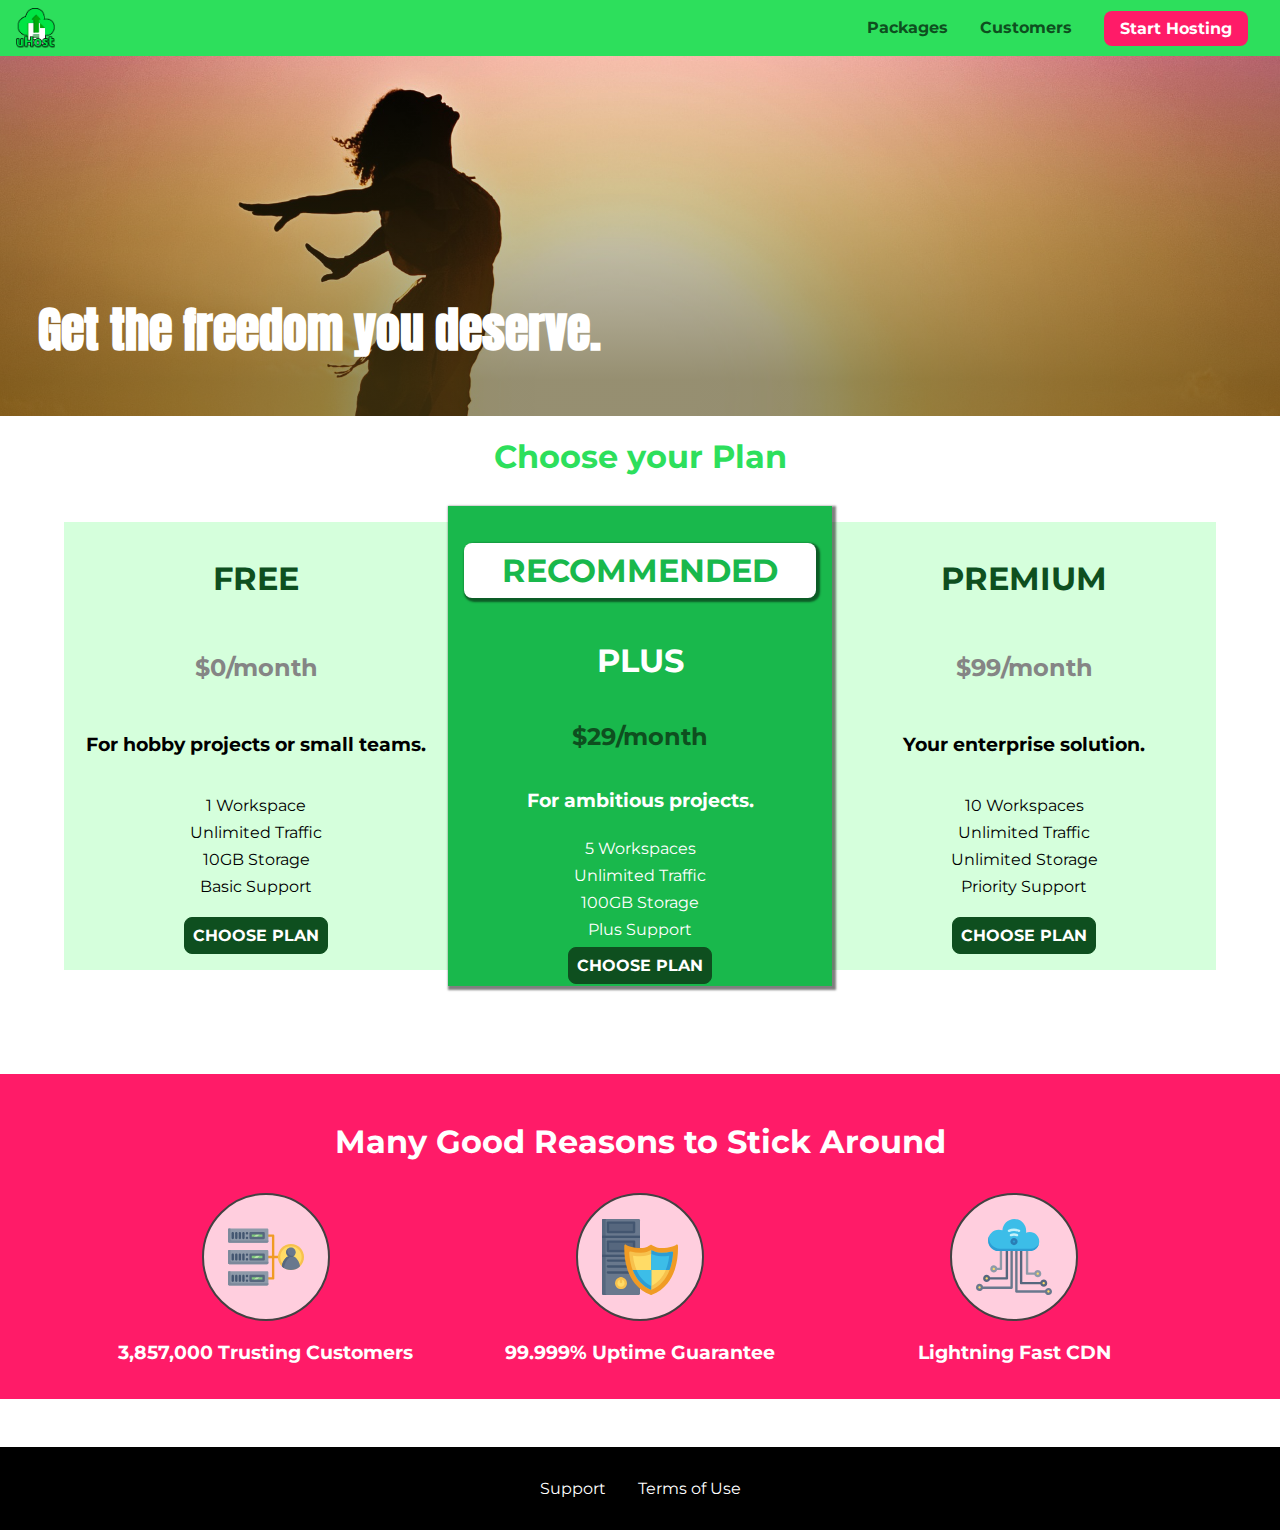
<file: index.html>
<!DOCTYPE html>
<html lang="en">

<head>
    <meta charset="UTF-8">
    <meta http-equiv="X-UA-Compatible" content="ie=edge">
    <meta name="viewport" content="width=device-width, initial-scale=1.0">
    <title>uHost</title>
    <link rel="shortcut icon" href="favicon.png">
    <link rel="stylesheet" href="shared.css">
    <link rel="stylesheet" href="main.css">
</head>

<body>
    <div class="backdrop"></div>
    <div class="modal">
        <h1 class="modal__title">Do you want to continue?</h1>
        <div class="modal__actions">
            <a href="start-hosting/index.html" class="modal__action">Yes!</a>
            <button class="modal__action modal__action--negative" type="button">No!</button>
        </div>
    </div>
    <header class="main-header">
        <div>
            <button class="toggle-button">
                <span class="toggle-button__bar"></span>
                <span class="toggle-button__bar"></span>
                <span class="toggle-button__bar"></span>
            </button>
            <a href="index.html" class="main-header__brand">
                <img src="images/uhost-icon.png" alt="uHost - Your favorite hosting company">
            </a>
        </div>
        <nav class="main-nav">
            <ul class="main-nav__items">
                <li class="main-nav__item">
                    <a href="packages/index.html">Packages</a>
                </li>
                <li class="main-nav__item">
                    <a href="customers/index.html">Customers</a>
                </li>
                <li class="main-nav__item main-nav__item--cta">
                    <a href="start-hosting/index.html">Start Hosting</a>
                </li>
            </ul>
        </nav>
    </header>
    <nav class="mobile-nav">
        <ul class="mobile-nav__items">
            <li class="mobile-nav__item">
                <a href="packages/index.html">Packages</a>
            </li>
            <li class="mobile-nav__item">
                <a href="customers/index.html">Customers</a>
            </li>
            <li class="mobile-nav__item mobile-nav__item--cta">
                <a href="start-hosting/index.html">Start Hosting</a>
            </li>
        </ul>
    </nav>
    <main>
        <section id="product-overview">
            <h1>Get the freedom you deserve.</h1>
        </section>
        <section id="plans">
            <h1 class="section-title">Choose your Plan</h1>
            <div class="plan__list">
                <article class="plan">
                    <h1 class="plan__title">FREE</h1>
                    <h2 class="plan__price">$0/month</h2>
                    <h3>For hobby projects or small teams.</h3>
                    <ul class="plan__features">
                        <li class="plan__feature">1 Workspace</li>
                        <li class="plan__feature">Unlimited Traffic</li>
                        <li class="plan__feature">10GB Storage</li>
                        <li class="plan__feature">Basic Support</li>
                    </ul>
                    <div>
                        <button class="button">CHOOSE PLAN</button>
                    </div>
                </article>
                <article class="plan plan--highlighted">
                    <h1 class="plan__annotation">RECOMMENDED</h1>
                    <h1 class="plan__title">PLUS</h1>
                    <h2 class="plan__price">$29/month</h2>
                    <h3>For ambitious projects.</h3>
                    <ul class="plan__features">
                        <li class="plan__feature">5 Workspaces</li>
                        <li class="plan__feature">Unlimited Traffic</li>
                        <li class="plan__feature">100GB Storage</li>
                        <li class="plan__feature">Plus Support</li>
                    </ul>
                    <div>
                        <button class="button">CHOOSE PLAN</button>
                    </div>
                </article>
                <article class="plan">
                    <h1 class="plan__title">PREMIUM</h1>
                    <h2 class="plan__price">$99/month</h2>
                    <h3>Your enterprise solution.</h3>
                    <ul class="plan__features">
                        <li class="plan__feature">10 Workspaces</li>
                        <li class="plan__feature">Unlimited Traffic</li>
                        <li class="plan__feature">Unlimited Storage</li>
                        <li class="plan__feature">Priority Support</li>
                    </ul>
                    <div>
                        <button class="button">CHOOSE PLAN</button>
                    </div>
                </article>
            </div>
        </section>
        <section id="key-features">
            <h1 class="section-title">Many Good Reasons to Stick Around</h1>
            <ul class="key-feature__list">
                <li class="key-feature">
                    <div class="key-feature__image">
                    <svg viewBox="0 0 512 512">
                        <path style="fill:#F09B24;"
                            d="M344,248h-32V112c0-4.418-3.582-8-8-8h-40c-4.418,0-8,3.582-8,8s3.582,8,8,8h32v128h-32  c-4.418,0-8,3.582-8,8s3.582,8,8,8h32v128h-32c-4.418,0-8,3.582-8,8s3.582,8,8,8h40c4.418,0,8-3.582,8-8V264h32c4.418,0,8-3.582,8-8  S348.418,248,344,248z" />
                        <path style="fill:#8E9AA9;"
                            d="M264,64H8c-4.418,0-8,3.582-8,8v80c0,4.418,3.582,8,8,8h256c4.418,0,8-3.582,8-8V72  C272,67.582,268.418,64,264,64z" />
                        <path style="fill:#7C899B;"
                            d="M24,144c-4.418,0-8-3.582-8-8V64H8c-4.418,0-8,3.582-8,8v80c0,4.418,3.582,8,8,8h256  c4.418,0,8-3.582,8-8v-8H24z" />
                        <rect x="152" y="96" style="fill:#B8E3A8;" width="88" height="32" />
                        <g>
                            <polygon style="fill:#7EC97D;" points="152,96 152,128 166,128 198,96  " />
                            <polygon style="fill:#7EC97D;" points="220,96 188,128 240,128 240,96  " />
                        </g>
                        <path style="fill:#56677E;"
                            d="M240,136h-88c-4.418,0-8-3.582-8-8V96c0-4.418,3.582-8,8-8h88c4.418,0,8,3.582,8,8v32  C248,132.418,244.418,136,240,136z M160,120h72v-16h-72V120z" />
                        <g>
                            <path style="fill:#435670;"
                                d="M32,136c-4.418,0-8-3.582-8-8V96c0-4.418,3.582-8,8-8s8,3.582,8,8v32C40,132.418,36.418,136,32,136z   " />
                            <path style="fill:#435670;"
                                d="M56,136c-4.418,0-8-3.582-8-8V96c0-4.418,3.582-8,8-8s8,3.582,8,8v32C64,132.418,60.418,136,56,136z   " />
                            <path style="fill:#435670;"
                                d="M80,136c-4.418,0-8-3.582-8-8V96c0-4.418,3.582-8,8-8s8,3.582,8,8v32C88,132.418,84.418,136,80,136z   " />
                            <path style="fill:#435670;"
                                d="M104,136c-4.418,0-8-3.582-8-8V96c0-4.418,3.582-8,8-8s8,3.582,8,8v32   C112,132.418,108.418,136,104,136z" />
                            <path style="fill:#435670;"
                                d="M128,105c-4.418,0-8-3.582-8-8v-1c0-4.418,3.582-8,8-8s8,3.582,8,8v1   C136,101.418,132.418,105,128,105z" />
                            <path style="fill:#435670;"
                                d="M128,136c-4.418,0-8-3.582-8-8v-1c0-4.418,3.582-8,8-8s8,3.582,8,8v1   C136,132.418,132.418,136,128,136z" />
                        </g>
                        <path style="fill:#8E9AA9;"
                            d="M264,208H8c-4.418,0-8,3.582-8,8v80c0,4.418,3.582,8,8,8h256c4.418,0,8-3.582,8-8v-80  C272,211.582,268.418,208,264,208z" />
                        <path style="fill:#7C899B;"
                            d="M24,288c-4.418,0-8-3.582-8-8v-72H8c-4.418,0-8,3.582-8,8v80c0,4.418,3.582,8,8,8h256  c4.418,0,8-3.582,8-8v-8H24z" />
                        <rect x="152" y="240" style="fill:#B8E3A8;" width="88" height="32" />
                        <g>
                            <polygon style="fill:#7EC97D;" points="152,240 152,272 166,272 198,240  " />
                            <polygon style="fill:#7EC97D;" points="220,240 188,272 240,272 240,240  " />
                        </g>
                        <path style="fill:#56677E;"
                            d="M240,280h-88c-4.418,0-8-3.582-8-8v-32c0-4.418,3.582-8,8-8h88c4.418,0,8,3.582,8,8v32  C248,276.418,244.418,280,240,280z M160,264h72v-16h-72V264z" />
                        <g>
                            <path style="fill:#435670;"
                                d="M32,280c-4.418,0-8-3.582-8-8v-32c0-4.418,3.582-8,8-8s8,3.582,8,8v32C40,276.418,36.418,280,32,280   z" />
                            <path style="fill:#435670;"
                                d="M56,280c-4.418,0-8-3.582-8-8v-32c0-4.418,3.582-8,8-8s8,3.582,8,8v32C64,276.418,60.418,280,56,280   z" />
                            <path style="fill:#435670;"
                                d="M80,280c-4.418,0-8-3.582-8-8v-32c0-4.418,3.582-8,8-8s8,3.582,8,8v32C88,276.418,84.418,280,80,280   z" />
                            <path style="fill:#435670;"
                                d="M104,280c-4.418,0-8-3.582-8-8v-32c0-4.418,3.582-8,8-8s8,3.582,8,8v32   C112,276.418,108.418,280,104,280z" />
                            <path style="fill:#435670;"
                                d="M128,249c-4.418,0-8-3.582-8-8v-1c0-4.418,3.582-8,8-8s8,3.582,8,8v1   C136,245.418,132.418,249,128,249z" />
                            <path style="fill:#435670;"
                                d="M128,280c-4.418,0-8-3.582-8-8v-1c0-4.418,3.582-8,8-8s8,3.582,8,8v1   C136,276.418,132.418,280,128,280z" />
                        </g>
                        <path style="fill:#8E9AA9;"
                            d="M264,352H8c-4.418,0-8,3.582-8,8v80c0,4.418,3.582,8,8,8h256c4.418,0,8-3.582,8-8v-80  C272,355.582,268.418,352,264,352z" />
                        <path style="fill:#7C899B;"
                            d="M24,432c-4.418,0-8-3.582-8-8v-72H8c-4.418,0-8,3.582-8,8v80c0,4.418,3.582,8,8,8h256  c4.418,0,8-3.582,8-8v-8H24z" />
                        <rect x="152" y="384" style="fill:#B8E3A8;" width="88" height="32" />
                        <g>
                            <polygon style="fill:#7EC97D;" points="152,384 152,416 166,416 198,384  " />
                            <polygon style="fill:#7EC97D;" points="220,384 188,416 240,416 240,384  " />
                        </g>
                        <path style="fill:#56677E;"
                            d="M240,424h-88c-4.418,0-8-3.582-8-8v-32c0-4.418,3.582-8,8-8h88c4.418,0,8,3.582,8,8v32  C248,420.418,244.418,424,240,424z M160,408h72v-16h-72V408z" />
                        <g>
                            <path style="fill:#435670;"
                                d="M32,424c-4.418,0-8-3.582-8-8v-32c0-4.418,3.582-8,8-8s8,3.582,8,8v32C40,420.418,36.418,424,32,424   z" />
                            <path style="fill:#435670;"
                                d="M56,424c-4.418,0-8-3.582-8-8v-32c0-4.418,3.582-8,8-8s8,3.582,8,8v32C64,420.418,60.418,424,56,424   z" />
                            <path style="fill:#435670;"
                                d="M80,424c-4.418,0-8-3.582-8-8v-32c0-4.418,3.582-8,8-8s8,3.582,8,8v32C88,420.418,84.418,424,80,424   z" />
                            <path style="fill:#435670;"
                                d="M104,424c-4.418,0-8-3.582-8-8v-32c0-4.418,3.582-8,8-8s8,3.582,8,8v32   C112,420.418,108.418,424,104,424z" />
                            <path style="fill:#435670;"
                                d="M128,393c-4.418,0-8-3.582-8-8v-1c0-4.418,3.582-8,8-8s8,3.582,8,8v1   C136,389.418,132.418,393,128,393z" />
                            <path style="fill:#435670;"
                                d="M128,424c-4.418,0-8-3.582-8-8v-1c0-4.418,3.582-8,8-8s8,3.582,8,8v1   C136,420.418,132.418,424,128,424z" />
                        </g>
                        <path style="fill:#F7C14D;"
                            d="M424,168c-48.523,0-88,39.477-88,88s39.477,88,88,88s88-39.477,88-88S472.523,168,424,168z" />
                        <path style="fill:#FFDB66;"
                            d="M424,184c-39.701,0-72,32.299-72,72s32.299,72,72,72s72-32.299,72-72S463.701,184,424,184z" />
                        <path style="fill:#69788D;"
                            d="M484.893,314.16C476.393,274.588,451.922,248,424,248s-52.393,26.588-60.893,66.16  c-0.605,2.82,0.354,5.749,2.511,7.664C381.731,336.124,402.465,344,424,344s42.269-7.876,58.381-22.176  C484.539,319.909,485.498,316.98,484.893,314.16z" />
                        <path style="fill:#56677E;"
                            d="M434.053,249.171C430.768,248.403,427.411,248,424,248c-27.922,0-52.393,26.588-60.893,66.16  c-0.605,2.82,0.354,5.749,2.511,7.664c3.383,3.002,6.979,5.703,10.734,8.125C384.904,286.243,407.373,255.378,434.053,249.171z" />
                        <path style="fill:#69788D;"
                            d="M424,192c-17.645,0-32,14.355-32,32s14.355,32,32,32s32-14.355,32-32S441.645,192,424,192z" />
                        <path style="fill:#56677E;"
                            d="M432,248c-17.645,0-32-14.355-32-32c0-6.783,2.128-13.076,5.742-18.258  C397.444,203.53,392,213.138,392,224c0,17.645,14.355,32,32,32c10.862,0,20.471-5.444,26.258-13.742  C445.076,245.872,438.783,248,432,248z" />
                    
                    </svg>
                    </div>
                    <p class="key-feature__description">3,857,000 Trusting Customers</p>
                </li>
                <li class="key-feature">
                    <div class="key-feature__image">
                    <svg viewBox="0 0 512 512">
                        <path style="fill:#69788D;"
                            d="M248,0H8C3.582,0,0,3.582,0,8v496c0,4.418,3.582,8,8,8h240c4.418,0,8-3.582,8-8V8  C256,3.582,252.418,0,248,0z" />
                        <path style="fill:#56677E;"
                            d="M24,504V8c0-4.418,3.582-8,8-8H8C3.582,0,0,3.582,0,8v496c0,4.418,3.582,8,8,8h24  C27.582,512,24,508.418,24,504z" />
                        <g>
                            <rect x="0" y="112" style="fill:#435670;" width="256" height="16" />
                            <rect x="0" y="240" style="fill:#435670;" width="256" height="16" />
                        </g>
                        <path style="fill:#F7C14D;"
                            d="M128,392c-22.056,0-40,17.944-40,40s17.944,40,40,40s40-17.944,40-40S150.056,392,128,392z" />
                        <path style="fill:#FFDB66;"
                            d="M128,408c-13.233,0-24,10.767-24,24s10.767,24,24,24s24-10.767,24-24S141.233,408,128,408z" />
                        <path style="fill:#F7C14D;"
                            d="M128,392c-2.739,0-5.414,0.278-8,0.805V424c0,4.418,3.582,8,8,8c4.418,0,8-3.582,8-8v-31.195  C133.414,392.278,130.739,392,128,392z" />
                        <g>
                            <path style="fill:#435670;"
                                d="M216,288H40c-4.418,0-8-3.582-8-8s3.582-8,8-8h176c4.418,0,8,3.582,8,8S220.418,288,216,288z" />
                            <path style="fill:#435670;"
                                d="M216,328H40c-4.418,0-8-3.582-8-8s3.582-8,8-8h176c4.418,0,8,3.582,8,8S220.418,328,216,328z" />
                            <path style="fill:#435670;"
                                d="M216,368H40c-4.418,0-8-3.582-8-8s3.582-8,8-8h176c4.418,0,8,3.582,8,8S220.418,368,216,368z" />
                            <path style="fill:#435670;"
                                d="M216,16H40c-4.418,0-8,3.582-8,8v64c0,4.418,3.582,8,8,8h176c4.418,0,8-3.582,8-8V24   C224,19.582,220.418,16,216,16z" />
                        </g>
                        <rect x="48" y="32" style="fill:#56677E;" width="160" height="48" />
                        <path style="fill:#435670;"
                            d="M216,144H40c-4.418,0-8,3.582-8,8v64c0,4.418,3.582,8,8,8h176c4.418,0,8-3.582,8-8v-64  C224,147.582,220.418,144,216,144z" />
                        <rect x="48" y="160" style="fill:#56677E;" width="160" height="48" />
                        <path style="fill:#F09B24;"
                            d="M511.747,180.237c-0.194-6.537-8.107-10.107-13.135-5.894c-5.6,4.693-42.904,21.282-98.514,21.282  c-33.45,0-64.625-20.999-64.929-21.206c-2.9-1.991-6.764-1.85-9.512,0.346c-2.677,2.135-27.201,20.86-63.793,20.86  c-55.607,0-92.914-16.589-98.515-21.282c-5.028-4.211-12.941-0.645-13.135,5.894c-1.634,54.834,4.655,105.941,18.693,151.903  c12.096,39.604,29.759,74.047,52.497,102.373c27.538,34.304,62.743,59.882,104.66,76.045c3.069,1.918,6.757,1.921,9.83,0  c41.917-16.163,77.122-41.741,104.66-76.045c22.738-28.326,40.401-62.77,52.497-102.373  C507.092,286.179,513.381,235.071,511.747,180.237z" />
                        <path style="fill:#F7C14D;"
                            d="M476.21,221.226c-1.953-1.631-4.568-2.235-7.036-1.628c-21.686,5.327-44.926,8.028-69.075,8.028  c-25.926,0-49.633-8.975-64.955-16.504c-2.307-1.134-5.016-1.091-7.284,0.116c-14.059,7.477-36.919,16.388-65.994,16.388  c-24.153,0-47.394-2.701-69.075-8.028c-5.155-1.268-10.221,2.966-9.894,8.261c2.077,33.693,7.668,65.635,16.616,94.935  c22.774,74.565,66.139,126.334,128.888,153.868c2.032,0.891,4.397,0.891,6.43,0c61.777-27.107,104.716-78.876,127.62-153.868  c8.948-29.3,14.539-61.241,16.616-94.935C479.224,225.319,478.163,222.856,476.21,221.226z" />
                        <path style="fill:#FFDB66;"
                            d="M331.609,451.727c-52.604-25.289-89.304-70.987-109.144-135.944  c-6.532-21.39-11.162-44.336-13.82-68.447c17.133,2.852,34.952,4.291,53.22,4.291c29.394,0,53.376-7.793,69.978-15.561  c17.44,7.736,41.656,15.561,68.256,15.561c18.267,0,36.085-1.439,53.219-4.291c-2.659,24.112-7.288,47.06-13.82,68.448  C419.545,381.108,383.27,426.805,331.609,451.727z" />
                        <g>
                            <path style="fill:#2C9DD4;"
                                d="M479.066,227.858c0.157-2.539-0.903-5.002-2.856-6.633s-4.568-2.235-7.036-1.628   c-21.686,5.327-44.926,8.028-69.075,8.028c-25.926,0-49.633-8.975-64.955-16.504c-1.057-0.52-2.2-0.78-3.345-0.806l-0.072,133.351   h123.601c2.556-6.746,4.933-13.702,7.123-20.874C471.398,293.493,476.989,261.552,479.066,227.858z" />
                            <path style="fill:#2C9DD4;"
                                d="M206.658,343.667c24.153,63.42,65.028,108.108,121.743,132.995c1.031,0.452,2.147,0.673,3.263,0.666   l0.063-133.661H206.658z" />
                        </g>
                        <g>
                            <path style="fill:#3CBDE8;"
                                d="M439.497,315.783c6.532-21.389,11.161-44.336,13.82-68.448c-17.134,2.852-34.952,4.291-53.219,4.291   c-26.6,0-50.815-7.824-68.256-15.561l-0.116,107.601h97.758C433.179,334.807,436.524,325.518,439.497,315.783z" />
                            <path style="fill:#3CBDE8;"
                                d="M232.523,343.667c21.144,50.298,54.363,86.56,99.087,108.06l0.117-108.06H232.523z" />
                        </g>
                    </svg>
                    </div>
                    <p class="key-feature__description">99.999% Uptime Guarantee</p>
                </li>
                <li class="key-feature">
                    <div class="key-feature__image">
                    <svg viewBox="0 0 512 512">
                        <path style="fill:#8E9AA9;"
                            d="M168,200c-4.418,0-8,3.582-8,8v120h-17.376c-3.302-9.311-12.194-16-22.624-16  c-13.234,0-24,10.767-24,24s10.766,24,24,24c10.429,0,19.321-6.689,22.624-16H168c4.418,0,8-3.582,8-8V208  C176,203.582,172.418,200,168,200z" />
                        <path style="fill:#FFDB66;" d="M120,328c-4.411,0-8,3.589-8,8s3.589,8,8,8s8-3.589,8-8S124.411,328,120,328z" />
                        <path style="fill:#56677E;"
                            d="M208,200c-4.418,0-8,3.582-8,8v184H94.624C91.322,382.689,82.43,376,72,376  c-13.234,0-24,10.767-24,24s10.766,24,24,24c10.429,0,19.321-6.689,22.624-16H208c4.418,0,8-3.582,8-8V208  C216,203.582,212.418,200,208,200z" />
                        <path style="fill:#FFDB66;" d="M72,392c-4.411,0-8,3.589-8,8s3.589,8,8,8s8-3.589,8-8S76.411,392,72,392z" />
                        <path style="fill:#69788D;"
                            d="M240,208c-4.418,0-8,3.582-8,8v239H47.24c-2.671-10.34-12.078-18-23.24-18c-13.234,0-24,10.767-24,24  s10.766,24,24,24c9.666,0,18.009-5.747,21.809-14H240c4.418,0,8-3.582,8-8V216C248,211.582,244.418,208,240,208z" />
                        <path style="fill:#FFDB66;" d="M24,453c-4.411,0-8,3.589-8,8s3.589,8,8,8s8-3.589,8-8S28.411,453,24,453z" />
                        <path style="fill:#69788D;"
                            d="M488,464c-10.429,0-19.321,6.689-22.624,16H280V208c0-4.418-3.582-8-8-8s-8,3.582-8,8v280  c0,4.418,3.582,8,8,8h193.376c3.302,9.311,12.194,16,22.624,16c13.234,0,24-10.767,24-24S501.234,464,488,464z" />
                        <path style="fill:#FFDB66;" d="M488,480c-4.411,0-8,3.589-8,8s3.589,8,8,8s8-3.589,8-8S492.411,480,488,480z" />
                        <path style="fill:#56677E;"
                            d="M456,408c-10.429,0-19.321,6.689-22.624,16H312V208c0-4.418-3.582-8-8-8s-8,3.582-8,8v224  c0,4.418,3.582,8,8,8h129.376c3.302,9.311,12.194,16,22.624,16c13.234,0,24-10.767,24-24S469.234,408,456,408z" />
                        <path style="fill:#FFDB66;" d="M456,424c-4.411,0-8,3.589-8,8s3.589,8,8,8s8-3.589,8-8S460.411,424,456,424z" />
                        <path style="fill:#8E9AA9;"
                            d="M416,344c-10.429,0-19.321,6.689-22.624,16H352V208c0-4.418-3.582-8-8-8s-8,3.582-8,8v160  c0,4.418,3.582,8,8,8h49.376c3.302,9.311,12.194,16,22.624,16c13.234,0,24-10.767,24-24S429.234,344,416,344z" />
                        <path style="fill:#FFDB66;" d="M416,360c-4.411,0-8,3.589-8,8s3.589,8,8,8s8-3.589,8-8S420.411,360,416,360z" />
                        <path style="fill:#3CBDE8;"
                            d="M362,88c-8.741,0-17.231,1.751-25.06,5.085C337.646,88.797,338,84.43,338,80  c0-44.112-35.888-80-80-80c-42.823,0-77.895,33.816-79.909,76.149C170.393,73.415,162.244,72,154,72c-39.701,0-72,32.299-72,72  s32.299,72,72,72h208c35.29,0,64-28.71,64-64S397.29,88,362,88z" />
                        <path style="fill:#2C9DD4;"
                            d="M368,200H160c-39.701,0-72-32.299-72-72c0-5.863,0.721-11.559,2.05-17.019  C84.918,120.88,82,132.102,82,144c0,39.701,32.299,72,72,72h208c30.389,0,55.88-21.296,62.379-49.743  C413.565,186.327,392.352,200,368,200z" />
                        <path style="fill:#2A7DB5;"
                            d="M256,128c-13.234,0-24,10.767-24,24s10.766,24,24,24c13.233,0,24-10.767,24-24S269.233,128,256,128z" />
                        <path style="fill:#2C9DD4;"
                            d="M256,144c-4.411,0-8,3.589-8,8s3.589,8,8,8c4.411,0,8-3.589,8-8S260.411,144,256,144z" />
                        <g>
                            <path style="fill:#C5F1FA;"
                                d="M221.755,87.695c-2.994,0-5.864-1.688-7.233-4.572c-1.894-3.991-0.194-8.763,3.798-10.657   C230.157,66.849,242.834,64,256,64c13.166,0,25.844,2.849,37.68,8.466c3.992,1.895,5.692,6.666,3.798,10.657   s-6.666,5.692-10.657,3.798C277.144,82.328,266.774,80,256,80c-10.774,0-21.144,2.328-30.821,6.921   C224.072,87.446,222.904,87.695,221.755,87.695z" />
                            <path style="fill:#C5F1FA;"
                                d="M276.545,116.618c-1.148,0-2.316-0.249-3.424-0.774C267.745,113.293,261.985,112,256,112   c-5.985,0-11.745,1.293-17.121,3.844c-3.991,1.895-8.763,0.192-10.657-3.798c-1.894-3.992-0.193-8.764,3.798-10.657   C239.557,97.813,247.625,96,256,96c8.376,0,16.444,1.813,23.98,5.389c3.991,1.894,5.692,6.665,3.798,10.657   C282.41,114.93,279.539,116.618,276.545,116.618z" />
                        </g>
                    
                    </svg>
                    </div>
                    <p class="key-feature__description">Lightning Fast CDN</p>
                </li>
            </ul>
        </section>
    </main>
    <footer class="main-footer">
        <nav>
            <ul class="main-footer__links">
                <li class="main-footer__link">
                    <a href="#">Support</a>
                </li>
                <li class="main-footer__link">
                    <a href="#">Terms of Use</a>
                </li>
            </ul>
        </nav>
    </footer>
    <script src="shared.js"></script>
</body>

</html>
</file>
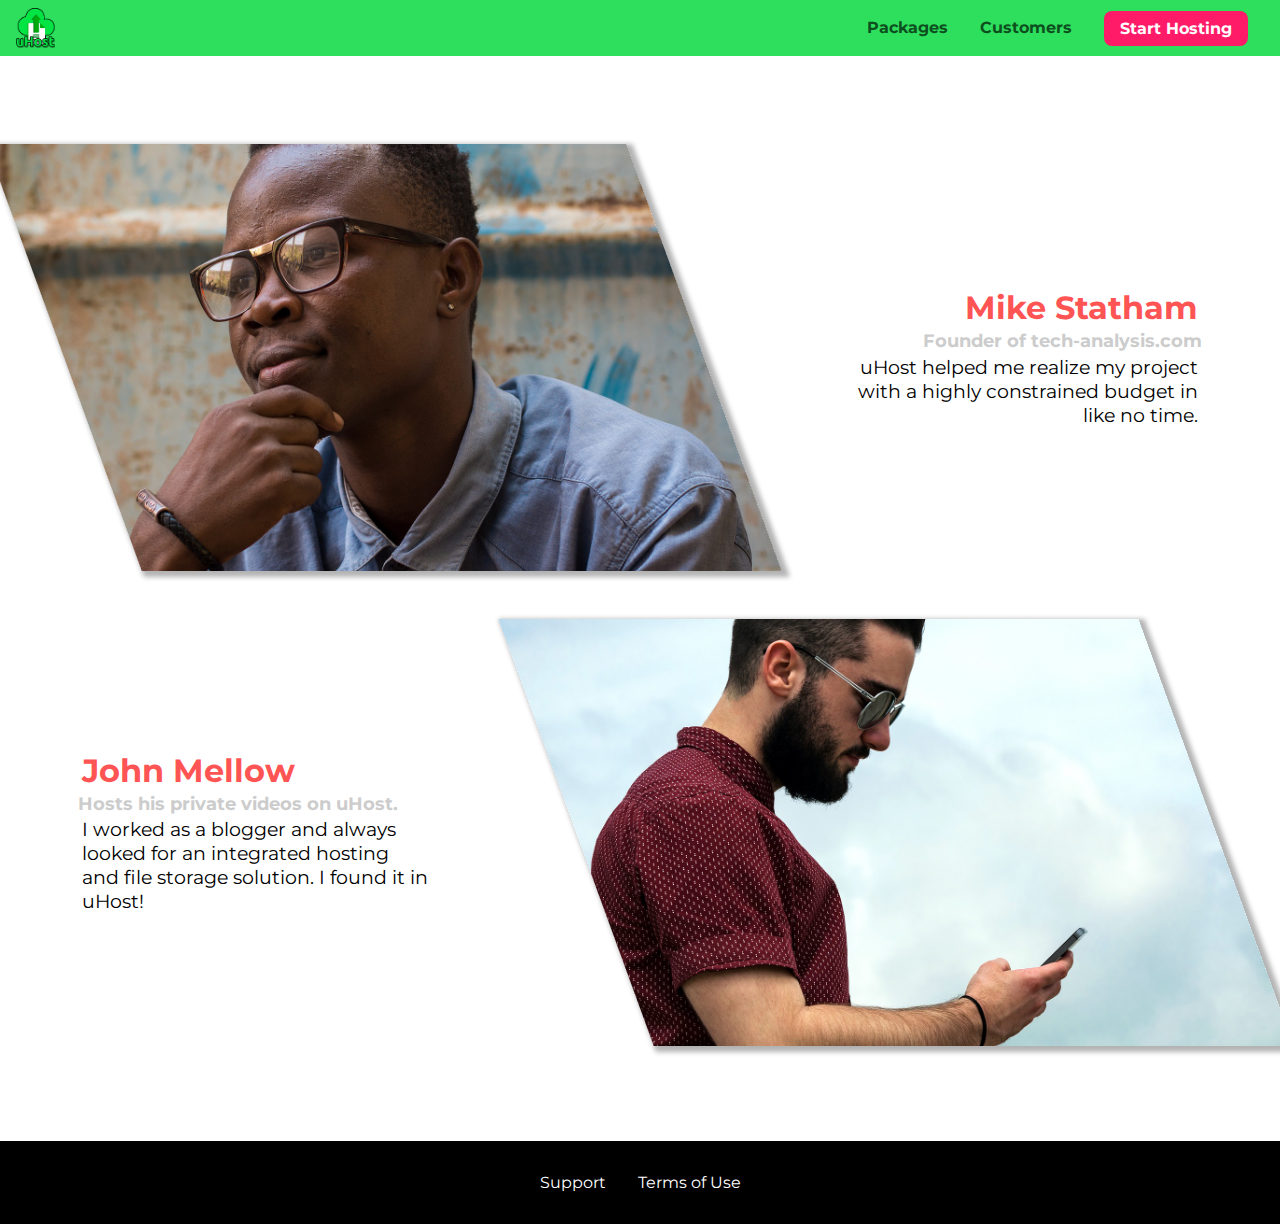
<file: customers/index.html>
<!DOCTYPE html>
<html lang="en">

<head>
  <meta charset="UTF-8">
  <meta name="viewport" content="width=device-width, initial-scale=1.0">
  <meta http-equiv="X-UA-Compatible" content="ie=edge">
  <title>uHost Customers</title>
  <link rel="shortcut icon" href="../favicon.png">
  <link href="https://fonts.googleapis.com/css?family=Anton|Montserrat:400,700" rel="stylesheet">
  <link rel="stylesheet" href="../shared.css">
  <link rel="stylesheet" href="customers.css">
</head>

<body>
  <div class="backdrop"></div>
  <header class="main-header">
    <div>
      <button class="toggle-button">
        <span class="toggle-button__bar"></span>
        <span class="toggle-button__bar"></span>
        <span class="toggle-button__bar"></span>
      </button>
      <a href="../index.html" class="main-header__brand">
        <img src="../images/uhost-icon.png" alt="uHost - Your favorite hosting company">
      </a>
    </div>
    <nav class="main-nav">
      <ul class="main-nav__items">
        <li class="main-nav__item">
          <a href="../packages/index.html">Packages</a>
        </li>
        <li class="main-nav__item">
          <a href="index.html">Customers</a>
        </li>
        <li class="main-nav__item main-nav__item--cta">
          <a href="../start-hosting/index.html">Start Hosting</a>
        </li>
      </ul>
    </nav>
  </header>
  <nav class="mobile-nav">
    <ul class="mobile-nav__items">
      <li class="mobile-nav__item">
        <a href="../packages/index.html">Packages</a>
      </li>
      <li class="mobile-nav__item">
        <a href="index.html">Customers</a>
      </li>
      <li class="mobile-nav__item mobile-nav__item--cta">
        <a href="../start-hosting/index.html">Start Hosting</a>
      </li>
    </ul>
  </nav>
  <main>
    <div>
      <div class="testimonial" id="customer-1">
        <div class="testimonial__image-container">
          <img src="../images/customer-1.jpg" alt="Mike Statham - Customer" class="testimonial__image">
        </div>
        <div class="testimonial__info">
          <h1 class="testimonial__name">Mike Statham</h1>
          <h2 class="testimonial__subtitle">Founder of
            <a href="tech-analysis.com">tech-analysis.com</a>
          </h2>
          <p class="testimonial__text">uHost helped me realize my project with a highly constrained budget in like no
            time.</p>
        </div>
      </div>
      <div class="testimonial" id="customer-2">

        <div class="testimonial__info">
          <h1 class="testimonial__name">John Mellow</h1>
          <h2 class="testimonial__subtitle">Hosts his private videos on uHost.
          </h2>
          <p class="testimonial__text">I worked as a blogger and always looked for an integrated hosting and file
            storage solution. I found
            it in uHost!
          </p>
        </div>
        <div class="testimonial__image-container">
          <img src="../images/customer-2.jpg" alt="John Mellow - Customer" class="testimonial__image">
        </div>
      </div>
    </div>
  </main>
  <footer class="main-footer">
    <nav>
      <ul class="main-footer__links">
        <li class="main-footer__link">
          <a href="#">Support</a>
        </li>
        <li class="main-footer__link">
          <a href="#">Terms of Use</a>
        </li>
      </ul>
    </nav>
  </footer>
  <script src="../shared.js"></script>
</body>

</html>
</file>
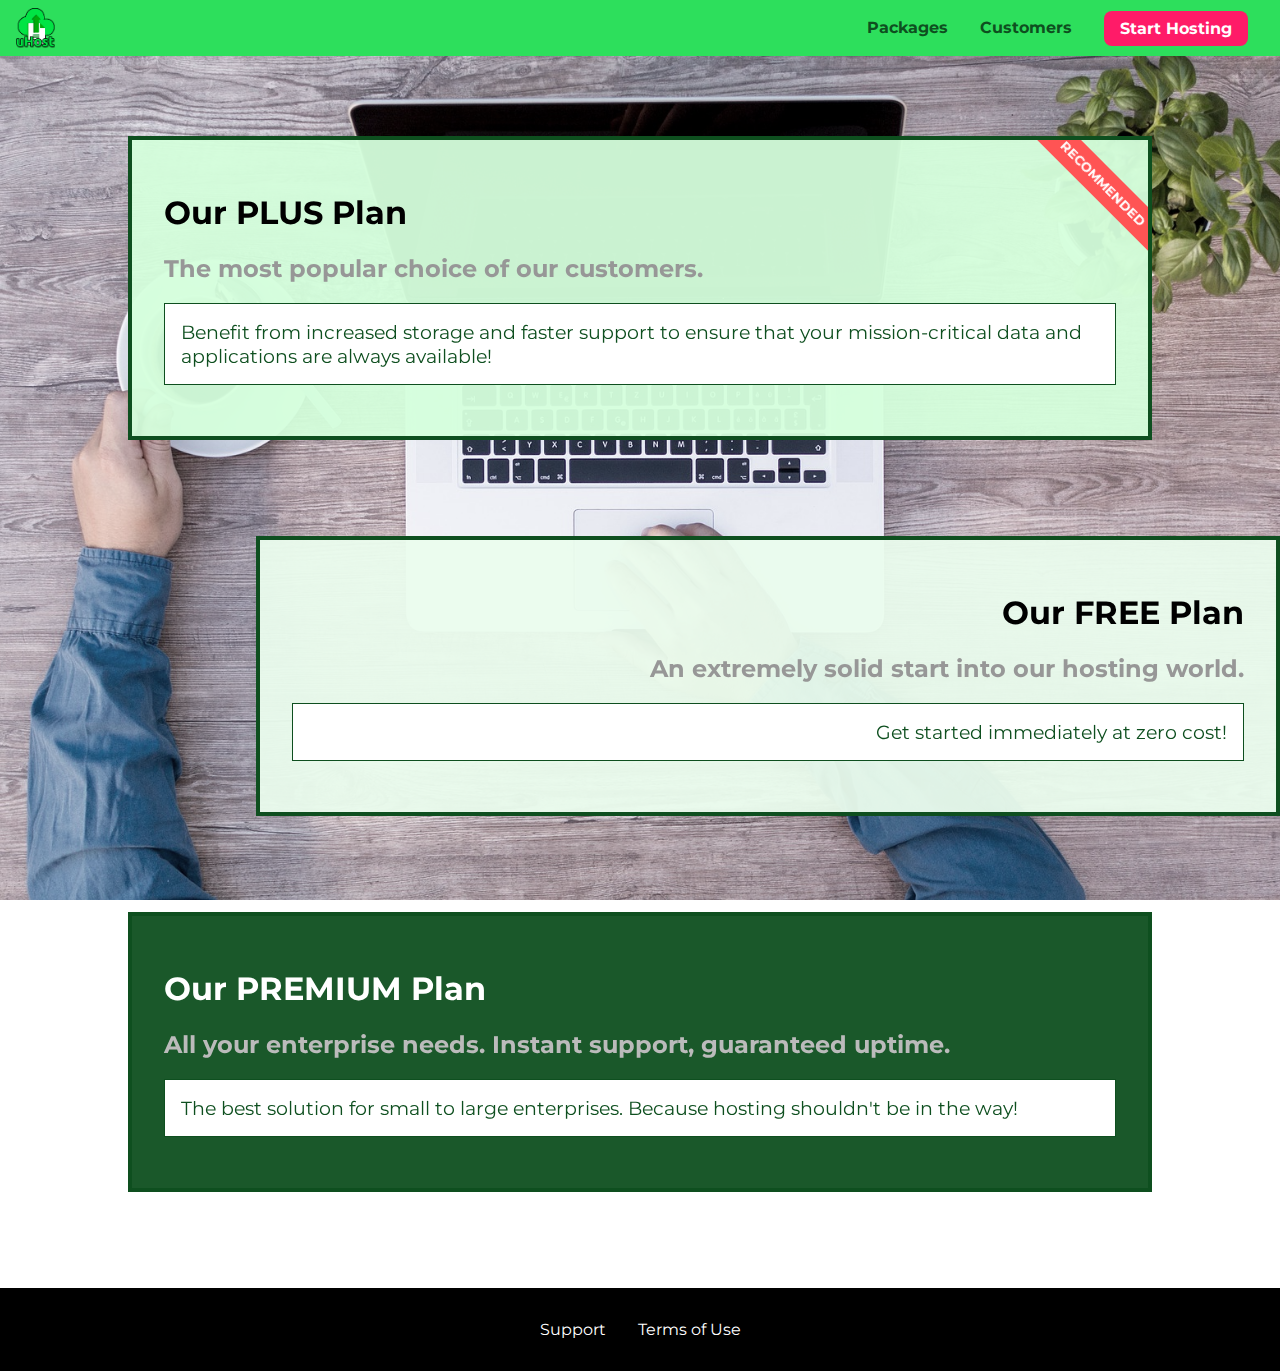
<file: packages/index.html>
<!DOCTYPE html>
<html lang="en">

<head>
  <meta charset="UTF-8">
  <meta http-equiv="X-UA-Compatible" content="ie=edge">
  <meta name="viewport" content="width=device-width, initial-scale=1.0">
  <title>uHost</title>
  <link rel="shortcut icon" href="../favicon.png">
  <link rel="stylesheet" href="../shared.css">
  <link rel="stylesheet" href="packages.css">
</head>

<body>
  <div class="backdrop"></div>
  <div class="background"></div>
  <header class="main-header">
    <div>
      <button class="toggle-button">
        <span class="toggle-button__bar"></span>
        <span class="toggle-button__bar"></span>
        <span class="toggle-button__bar"></span>
      </button>
      <a href="../index.html" class="main-header__brand">
        <img src="../images/uhost-icon.png" alt="uHost - Your favorite hosting company">
      </a>
    </div>
    <nav class="main-nav">
      <ul class="main-nav__items">
        <li class="main-nav__item">
          <a href="index.html">Packages</a>
        </li>
        <li class="main-nav__item">
          <a href="../customers/index.html">Customers</a>
        </li>
        <li class="main-nav__item main-nav__item--cta">
          <a href="../start-hosting/index.html">Start Hosting</a>
        </li>
      </ul>
    </nav>
  </header>
  <nav class="mobile-nav">
    <ul class="mobile-nav__items">
      <li class="mobile-nav__item">
        <a href="index.html">Packages</a>
      </li>
      <li class="mobile-nav__item">
        <a href="../customers/index.html">Customers</a>
      </li>
      <li class="mobile-nav__item mobile-nav__item--cta">
        <a href="../start-hosting/index.html">Start Hosting</a>
      </li>
    </ul>
  </nav>
  <main>
    <section class="package" id="plus">
      <a href="#">
        <h1 class="package__title">Our PLUS Plan</h1>
        <h2 class="package__badge">RECOMMENDED</h2>
        <h2 class="package__subtitle">The most popular choice of our customers.</h2>
        <p class="package__info">Benefit from increased storage and faster support to ensure that your mission-critical data and applications
          are always available!</p>
      </a>
    </section>
    <section class="package" id="free">
      <a href="#">
        <h1 class="package__title">Our FREE Plan</h1>
        <h2 class="package__subtitle">An extremely solid start into our hosting world.</h2>
        <p class="package__info">Get started immediately at zero cost!</p>
      </a>
    </section>
    <div class="clearfix"></div>
    <section class="package" id="premium">
      <a href="#">
        <h1 class="package__title">Our PREMIUM Plan</h1>
        <h2 class="package__subtitle">All your enterprise needs. Instant support, guaranteed uptime. </h2>
        <p class="package__info">The best solution for small to large enterprises. Because hosting shouldn't be in the way!</p>
      </a>
    </section>
  </main>
  <footer class="main-footer">
    <nav>
      <ul class="main-footer__links">
        <li class="main-footer__link">
          <a href="#">Support</a>
        </li>
        <li class="main-footer__link">
          <a href="#">Terms of Use</a>
        </li>
      </ul>
    </nav>
  </footer>
  <script src="../shared.js"></script>
</body>

</html>
</file>
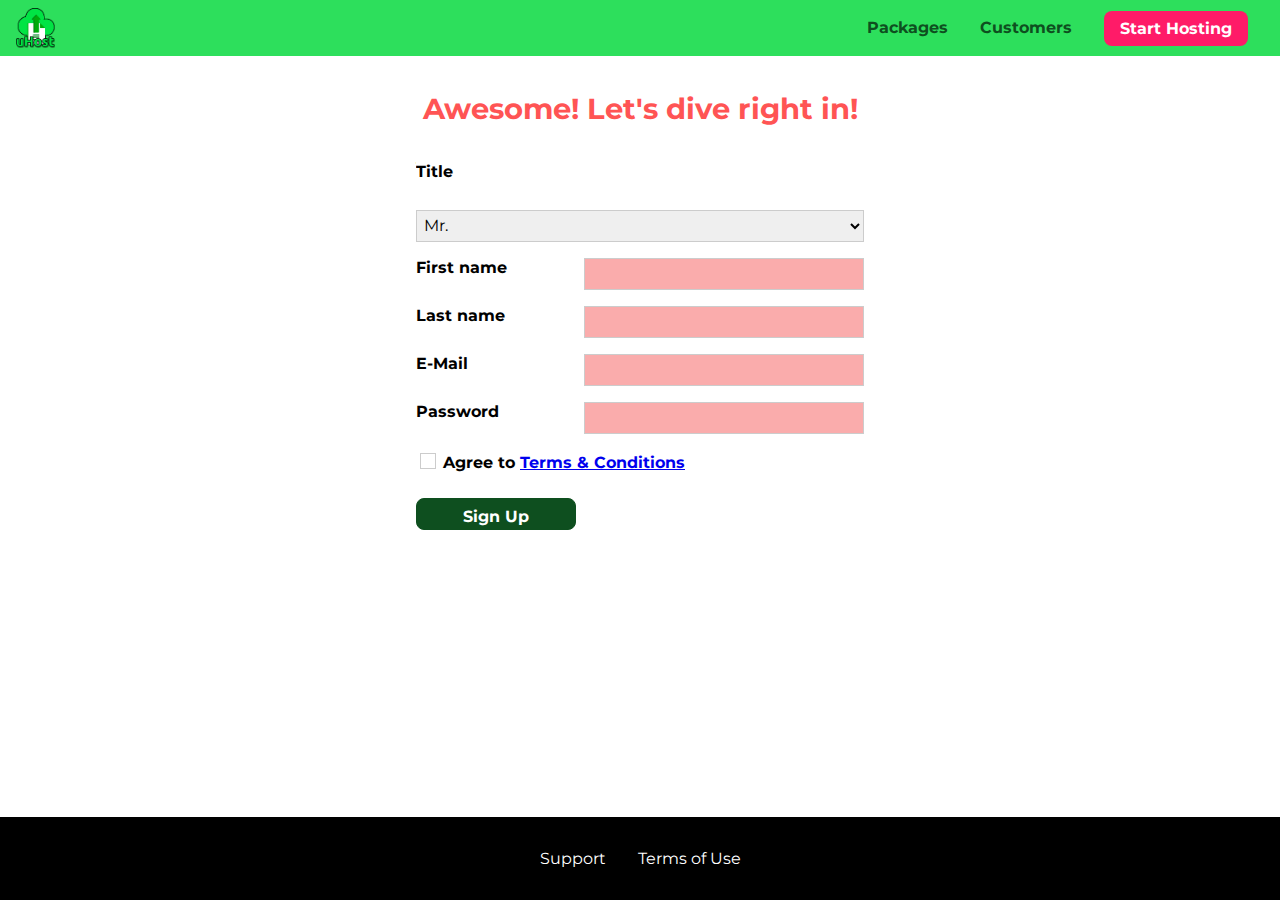
<file: start-hosting/index.html>
<!DOCTYPE html>
<html lang="en">

<head>
  <meta charset="UTF-8">
  <meta name="viewport" content="width=device-width, initial-scale=1.0">
  <meta http-equiv="X-UA-Compatible" content="ie=edge">
  <title>uHost Signup</title>
  <link rel="shortcut icon" href="../favicon.png">
  <link rel="stylesheet" href="../shared.css">
  <link rel="stylesheet" href="start-hosting.css">
</head>

<body>
  <div class="backdrop"></div>
  <header class="main-header">
    <div>
      <button class="toggle-button">
        <span class="toggle-button__bar"></span>
        <span class="toggle-button__bar"></span>
        <span class="toggle-button__bar"></span>
      </button>
      <a href="../index.html" class="main-header__brand">
        <img src="../images/uhost-icon.png" alt="uHost - Your favorite hosting company">
      </a>
    </div>
    <nav class="main-nav">
      <ul class="main-nav__items">
        <li class="main-nav__item">
          <a href="../packages/index.html">Packages</a>
        </li>
        <li class="main-nav__item">
          <a href="../customers/index.html">Customers</a>
        </li>
        <li class="main-nav__item main-nav__item--cta">
          <a href="index.html">Start Hosting</a>
        </li>
      </ul>
    </nav>
  </header>
  <nav class="mobile-nav">
    <ul class="mobile-nav__items">
      <li class="mobile-nav__item">
        <a href="../packages/index.html">Packages</a>
      </li>
      <li class="mobile-nav__item">
        <a href="../customers/index.html">Customers</a>
      </li>
      <li class="mobile-nav__item mobile-nav__item--cta">
        <a href="index.html">Start Hosting</a>
      </li>
    </ul>
  </nav>
  <main class="signup-page">
    <h1 class="signup-title">Awesome! Let's dive right in!</h1>
    <form action="index.html" class="signup-form">
      <label for="title">Title</label>
      <select id="title">
        <option value="mr">Mr.</option>
        <option value="ms">Ms.</option>
      </select>
      <label for="first-name">First name</label>
      <input type="text" id="first-name" required>
      <label for="last-name">Last name</label>
      <input type="text" id="last-name" required>
      <label for="email">E-Mail</label>
      <input type="email" id="email" required>
      <label for="password">Password</label>
      <input type="password" id="password" required>
      <div class="signup-form__checkbox">
        <input type="checkbox" id="agree-terms" required>
        <label for="agree-terms">Agree to
          <a href="#">Terms &amp; Conditions</a>
        </label>
      </div>
      <button type="submit" class="button">Sign Up</button>
    </form>
  </main>
  <footer class="main-footer">
    <nav>
      <ul class="main-footer__links">
        <li class="main-footer__link">
          <a href="#">Support</a>
        </li>
        <li class="main-footer__link">
          <a href="#">Terms of Use</a>
        </li>
      </ul>
    </nav>
  </footer>
  <script src="../shared.js"></script>
</body>

</html>
</file>
<file: shared.css>
@import url('https://fonts.googleapis.com/css2?family=Roboto:wght@100;400;700&display=swap');
@import url('https://fonts.googleapis.com/css2?family=Anton&display=swap');
@import url('https://fonts.googleapis.com/css2?family=Montserrat:wght@400;700&display=swap');

:root {
  --dark-green: #0e4f1f;
  --highlight-color: #ff1b68;
}
* {
  box-sizing: border-box;
}

html {
  height: 100%;
}

body {
  font-family: 'Montserrat', sans-serif;
  margin: 0;
  display: grid;
  grid-template-rows: 3.5rem auto fit-content(8rem);
  grid-template-areas: "header"
                       "main"
                       "footer";
  /* padding-top: 3.5rem; */
  height: 100%;
}

main {
  /* min-height: calc(100vh - 3.5rem - 8rem); */
  /* margin-top: 3.5rem; */
  /* grid-row: 2 / 3; */
  grid-area: main;
}

.backdrop {
  position: fixed;
  display: none;
  top: 0;
  left: 0;
  z-index: 100;
  width: 100vw;
  height: 100vh;
  background: rgba(0, 0, 0, 0.5);
}

.main-header {
  width: 100%;
  position: fixed;
  top: 0;
  left: 0;
  background: #2ddf5c;
  padding: 0.5rem 1rem;
  z-index: 60;
  display: -webkit-box;
  display: -ms-flexbox;
  display: -webkit-flex;
  display: flex;
  align-items: center;
  justify-content: space-between;
}

.toggle-button {
  width: 3rem;
  background: transparent;
  border: none;
  cursor: pointer;
  padding-top: 0;
  padding-bottom: 0;
  vertical-align: middle;
}

.toggle-button:focus {
  outline: none;
}

.toggle-button__bar {
  width: 100%;
  height: 0.2rem;
  background: black;
  display: block;
  margin: 0.6rem 0;
}

.main-header__brand {
  color: #0e4f1f;
  text-decoration: none;
  font-weight: bold;
}

.main-header__brand img {
  height: 2.5rem;
  vertical-align: middle;
}

.main-nav {
  display: none;
}

.main-nav__items {
  margin: 0;
  padding: 0;
  list-style: none;
  display: flex;
}

.main-nav__item {
  margin: 0 1rem;
}

.main-nav__item a,
.mobile-nav__item a{
  text-decoration: none;
  color: var(--dark-green);
  font-weight: bold;
  padding: 0.2rem 0;
}

.main-nav__item a:hover,
.main-nav__item a:active {
  color: white;
  border-bottom: 5px solid white;
}

.main-nav__item--cta {
  animation: wiggle 400ms 3s 8 ease-out none;
}

.main-nav__item--cta a,
.mobile-nav__item--cta a{
  color: white;
  background: var(--highlight-color);
  padding: 0.5rem 1rem;
  border-radius: 8px;
}

.main-nav__item--cta a:hover,
.main-nav__item--cta a:active,
.mobile-nav__item--cta a:hover,
.mobile-nav__item--cta a:active {
  color: var(--highlight-color);
  background: white;
  border: none;
}

.mobile-nav {
  transform: translateX(-100%);
  transition: transform 300ms ease-out;
  position: fixed;
  z-index: 101;
  top: 0;
  left: 0;
  background: white;
  width: 80%;
  height: 100vh;
}

.mobile-nav__items {
  width: 90%;
  height: 100%;
  list-style: none;
  margin: 0 auto;
  padding: 0;
  display: flex;
  flex-direction: column;
  justify-content: center;
  align-items: center;
}

.mobile-nav__item {
  margin: 1rem 0;
}

.mobile-nav__item a {
  font-size: 1.5rem;
}

@media (min-width: 40rem) {
  .toggle-button {
    display: none;
  }

  .main-nav {
    display: flex;
  }
}

.main-footer {
  background: black;
  padding: 2rem;
  margin-top: 3rem;
  /* grid-row: 3 / 4; */
  grid-area: footer;
}

.main-footer__links {
  list-style: none;
  margin: 0;
  padding: 0;
  display: flex;
  flex-direction: column;
  align-items: center;
}

.main-footer__link {
  margin: 0.5rem 0;
}

.main-footer__link a {
  color: white;
  text-decoration: none;
}

.main-footer__link a:hover,
.main-footer__link a:active {
  color: #ccc;
}

.button {
  background: var(--dark-green, #0e4f1f);
  color: white;
  font: inherit;
  border: 1.5px solid var(--dark-green);
  padding: 0.5rem;
  border-radius: 8px;
  font-weight: bold;
  cursor: pointer;
}

.button:hover,
.button:active {
  background: white;
  color: var(--dark-green);
}

.button:focus {
  outline: none;
}

.button[disabled] {
  cursor: not-allowed;
  border: #a1a1a1;
  background: #ccc;
  color: #a1a1a1;
}

.open {
  display: block !important;
  opacity: 1 !important;
  transform: translateY(0) !important;
}

@media (min-width: 40rem) {

  .main-footer__link {
    margin: 0 1rem;
  }

  .main-footer__links {
   flex-direction: row;
   justify-content: center;
  }
}

@keyframes wiggle {
  0% {
    transform: rotateZ(0);
  }
  50% {
    transform: rotateZ(-10deg);
  }
  100% {
    transform: rotateZ(10deg);
  }
}
</file>
<file: main.css>
#product-overview {
  background: linear-gradient(to top, rgba(80, 68, 18, 0.6) 10%, transparent), url("images/freedom.jpg") center/cover no-repeat border-box, #ff1b68;
  /* background-image: linear-gradient(to top, rgba(80, 68, 18, 0.6) 10%, transparent), url("images/freedom.jpg");
  background-size: cover;
  background-position: left 10% bottom 20%;
  background-origin: border-box;
  background-clip: border-box;
  background-repeat: no-repeat;  */
  width: 100%;
  height: 33vh;
  position: relative;
}



#product-overview h1 {
  color: white;
  font-family: 'Anton', sans-serif;
  position: absolute;
  bottom: 5%;
  left: 3%;
  font-size: 1.6rem;
}

@media (min-width: 40rem) and (min-height: 40rem
) {
  #product-overview {
    height: 40vh;
    background-position: 50% 25%;
  }

  #product-overview h1 {
    font-size: 3rem;
  }
}

.section-title {
  color: #2ddf5c;
  text-align: center;
}

.plan {
  background: #d5ffdc;
  text-align: center;
  padding: 1rem;
  margin: 0.5rem 0;
  width: 100%;
}

.plan--highlighted {
  background: #19b84c;
  color: white;
}

.plan__annotation {
  background: white;
  color: #19b84c;
  padding: 0.5rem;
  box-shadow: 2px 2px 2px 2px rgba(0, 0, 0, 0.5);
  border-radius: 8px;
}

.plan__title {
  color: #0e4f1f;
}

.plan__price {
  color: #858585;
}

.plan--highlighted .plan__title {
  color: white;
}

.plan--highlighted .plan__price {
  color: #0e4f1f;
}

.plan__features {
  list-style: none;
  margin: 0;
  padding: 0;
}

.plan__feature {
  margin: 0.5rem 0;
}

@media (min-width: 40rem) {

  .plan__list {
    width: 100%;
    display: flex;
    justify-content: center;
    align-items: center;
  }

  .plan {
    display: flex;
    flex-direction: column;
    justify-content: space-between;
    height: 28rem;
    width: 30%;
    min-width: 13rem;
    max-width: 25rem;

  }

  .plan--highlighted {
    box-shadow: 2px 2px 2px 2px rgba(0, 0, 0, 0.5);
    height: 30rem;
    z-index: 50;
  }
}

#key-features {
  background: #ff1b68;
  margin-top: 5rem;
  padding: 1rem;
}

#key-features .section-title {
  color: white;
  margin: 2rem;
}

.key-feature__list {
  list-style: none;
  margin: 0;
  padding: 0;
  text-align: center;
}

.key-feature__image {
  background: #ffcede;
  width: 128px;
  height: 128px;
  border: 2px solid #424242;
  border-radius: 50%;
  margin: auto;
  padding: 1.5rem;
}

.key-feature__description {
  text-align: center;
  font-weight: bold;
  color: white;
  font-size: 1.2rem;
}

@media (min-width: 40rem) {

  .key-feature {
    width: 30%;
    max-width: 25rem;
  }

  .key-feature__list {
    display: flex;
    justify-content: center;
    align-items: center;
  }
}

.modal {
  position: fixed;
  /* display: none; */
  opacity: 0;
  transform: translateY(-3rem);
  transition: opacity 0.2s ease-out, transform 0.5s ease-out;
  z-index: 200;
  top: 20%;
  left: 30%;
  width: 40%;
  background: white;
  padding: 1rem;
  border: 1px solid #ccc;
  box-shadow: 1px 1px 1px rgba(0, 0, 0, 0.5);
}

.modal__title {
  text-align: center;
  margin: 0 0 1rem 0;
}

.modal__actions {
  text-align: center;
}

.modal__action {
  border: 1px solid #0e4f1f;
  background: #0e4f1f;
  text-decoration: none;
  color: white;
  font: inherit;
  padding: 0.5rem 1rem;
  cursor: pointer;
}

.modal__action:hover,
.modal__action:active {
  background: #2ddf5c;
  border-color: #2ddf5c;
}

.modal__action--negative {
  background: red;
  border-color: red;
}

.modal__action--negative:hover,
.modal__action--negative:active {
  background: #ff5454;
  border-color: #ff5454;
}
</file>
<file: customers/customers.css>
main {
  padding-top: 2.5rem;
}  

.testimonial {
    font-size: 1.2rem;
    
}
  


/* .testimonial__list {
      width: 80%;
      margin: auto;
    } */
  
  .testimonial__image-container {
    width: 60%;
    max-width: 40rem;
    box-shadow: 3px 3px 5px 3px rgba(0, 0, 0, 0.3);
    transform: skew(20deg);
    overflow: hidden;
  }

  #customer-1:hover .testimonial__image-container,
  #customer-2:hover .testimonial__image-container{
    animation: flip-customer 1s ease-out forwards;
  }

  .testimonial__image {
    width: 100%;
    vertical-align: top;
    transform: skew(-20deg) scale(1.4);
  }

  .testimonial__info {
    text-align: right;
    padding: 0.9rem;
  }
  
  #customer-2.testimonial {
    text-align: right;
  }
  
  #customer-2 .testimonial__info {
    text-align: left;
  }
  
  .testimonial__name {
    margin: 0.2rem;
    color: #ff5454;
    font-size: 2rem;
  }
  
  .testimonial__subtitle {
    margin: 0;
    font-size: 1.1rem;
    color: #ccc;
  }
  
  .testimonial__subtitle a {
    color: inherit;
    text-decoration: none;
  }
  
  .testimonial__subtitle a:hover,
  .testimonial__subtitle a:active {
    color: #7a7a7a;
  }
  
  .testimonial__text {
    margin: 0.2rem;
  }

  @media (min-width: 40rem) {
    
    .testimonial {
      margin: 3rem auto;
      max-width: 1500px;
      display: flex;
      align-items: center;
      justify-content: space-around;
    }

    .testimonial__image-container {
      width: 66%;
    }

    .testimonial__info {
      width: 30%;
    }
  }
  
  @keyframes flip-customer {
    0% {
      transform: rotateY(0) skew(20deg);
    }
    50% {
      transform: rotateY(160deg) skew(20deg);
    }
    100% {
      transform: rotateY(360deg) skew(20deg);
    }
  }
</file>
<file: packages/packages.css>
@font-face {
  font-family: 'AnonymousPro';
  src: url("anonymousPro-Regular.ttf") format("truetype");
}

@font-face {
  font-family: 'AnonymousPro';
  src: url("anonymousPro-Bold.ttf") format("truetype");
  font-weight: 700;
}

main {
  padding-top: 2rem;
}

.background {
  background: url("../images/plans-background.jpg") center/cover;
  filter: grayscale(40%);
  width: 100vw;
  height: 100vh;
  position: fixed;
  z-index: -1;
}

.package {
  width: 80%;
  margin: 1rem 0;
  border: 4px solid #0e4f1f;
  border-left: none;
  position: relative;
  overflow: hidden;
}

.package:hover,
.package:active {
  box-shadow: 2px 2px 4px rgba(0, 0, 0, 0.5);
  border-color: #ff5454;
  animation: push-up 1s ease-out forwards;
}

.package a {
  text-decoration: none;
  color: inherit;
  display: block;
  padding: 2rem;
}

.package__badge {
  position: absolute;
  margin: 0;
  top: 0px;
  right: 0px;
  font-size: 0.8rem;
  color: white;
  background: #ff5454;
  padding: 0.5rem;
  transform: rotateZ(45deg) translateX(3.5rem) translateY(-1rem);
  transform-origin: center;
  width: 12rem;
  text-align: center;
}

.package__subtitle {
  color: #979797;
}

.package__info {
  padding: 1rem;
  border: 1px solid #0e4f1f;
  color: #0e4f1f;
  font-size: 1.2rem;
  background: white;
  /* font-family: "AnonymousPro", sans-serif; */
  /* font-weight: 700; */
  /* font-style: italic; */
}

.clearfix {
  clear: both;
}

#plus {
  background: rgba(213, 255, 220, 0.95);
}

#free {
  background: rgba(234, 252, 237, 0.95);
  float: right;
  border-right: none;
  border-left: 4px solid #0e4f1f;
  text-align: right;
}

#free:hover,
#free:active {
  border-left-color: #ff5454;
}

#premium {
  background: rgba(14, 79, 31, 0.95);
}

#premium .package__title {
  color: white;
}

#premium .package__subtitle {
  color: #bbb;
}

@media (min-width: 40rem) {
  main {
    max-width: 1500px;
    margin-left: auto;
    margin-right: auto;
  }
}

@media (min-width: 40rem) {
  .package {
    margin: 3rem auto;
    border-left: 4px solid #0e4f1f;
  }

  #free {
    border-right: 4px solid #0e4f1f;
  }

  #free:hover,
  #free:active {
    border-right-color: #ff5454;
  }
}

@keyframes push-up {
  0% {
    transform: translateY(0);
  }

  33% {
    transform: translateY(-1.5rem);
  }

  100% {
    transform: translateY(-1rem);
  }
}
</file>
<file: start-hosting/start-hosting.css>
main {
  padding-top: 1rem;
}

.signup-title {
  text-align: center;
  font-size: 1.8rem;
  color: #ff5454;
}

.signup-form {
  padding: 1rem;
  display: grid;
  grid-auto-rows: 2rem;
  grid-row-gap: 0.5rem;
}

.signup-form label {
  font-weight: bold;
}

.signup-form label,
.signup-form input,
.signup-form select {
  display: block;
  /* margin-top: 1rem; */
  width: 100%;
}

.signup-form input:not([type="checkbox"]),
.signup-form select {
  border: 1px solid #ccc;
  padding: 0.2rem 0.2rem;
  font: inherit;
}

.signup-form input:focus,
.signup-form select:focus {
  outline: none;
  background: #d8f3df;
  border-color: #2ddf5c;
}

.signup-form input[id*="terms"],
.signup-form input[id*="terms"] + label {
  display: inline-block;
  width: auto;
  vertical-align: bottom;
}

.signup-form input[type="checkbox"] {
  border: 1px solid #ccc;
  background: white;
  width: 1rem;
  height: 1rem;
  -webkit-appearance: none;
  -moz-appearance: none;
  appearance: none;
}

.signup-form input[type="checkbox"]:checked {
  background: #2ddf5c;
  border: #0e4f1f;
}

.signup-form input.invalid,
.signup-form select.invalid,
.signup-form :invalid {
  border-color: red;
  background: #faacac;
}

.signup-form button[type="submit"] {
  display: block;
  /* margin-top: 1rem; */
}

@media (min-width: 40rem) {
  .signup-form {
    margin: auto;
    width: 30rem;
    grid-template-columns: 10rem auto;
    grid-row-gap: 1rem;
    grid-column-gap: 0.5rem;
  }

  .signup-form [id="title"] {
    grid-column: span 2;
  }

  .signup-form__checkbox {
    grid-column: span 2;
  }
}
</file>
